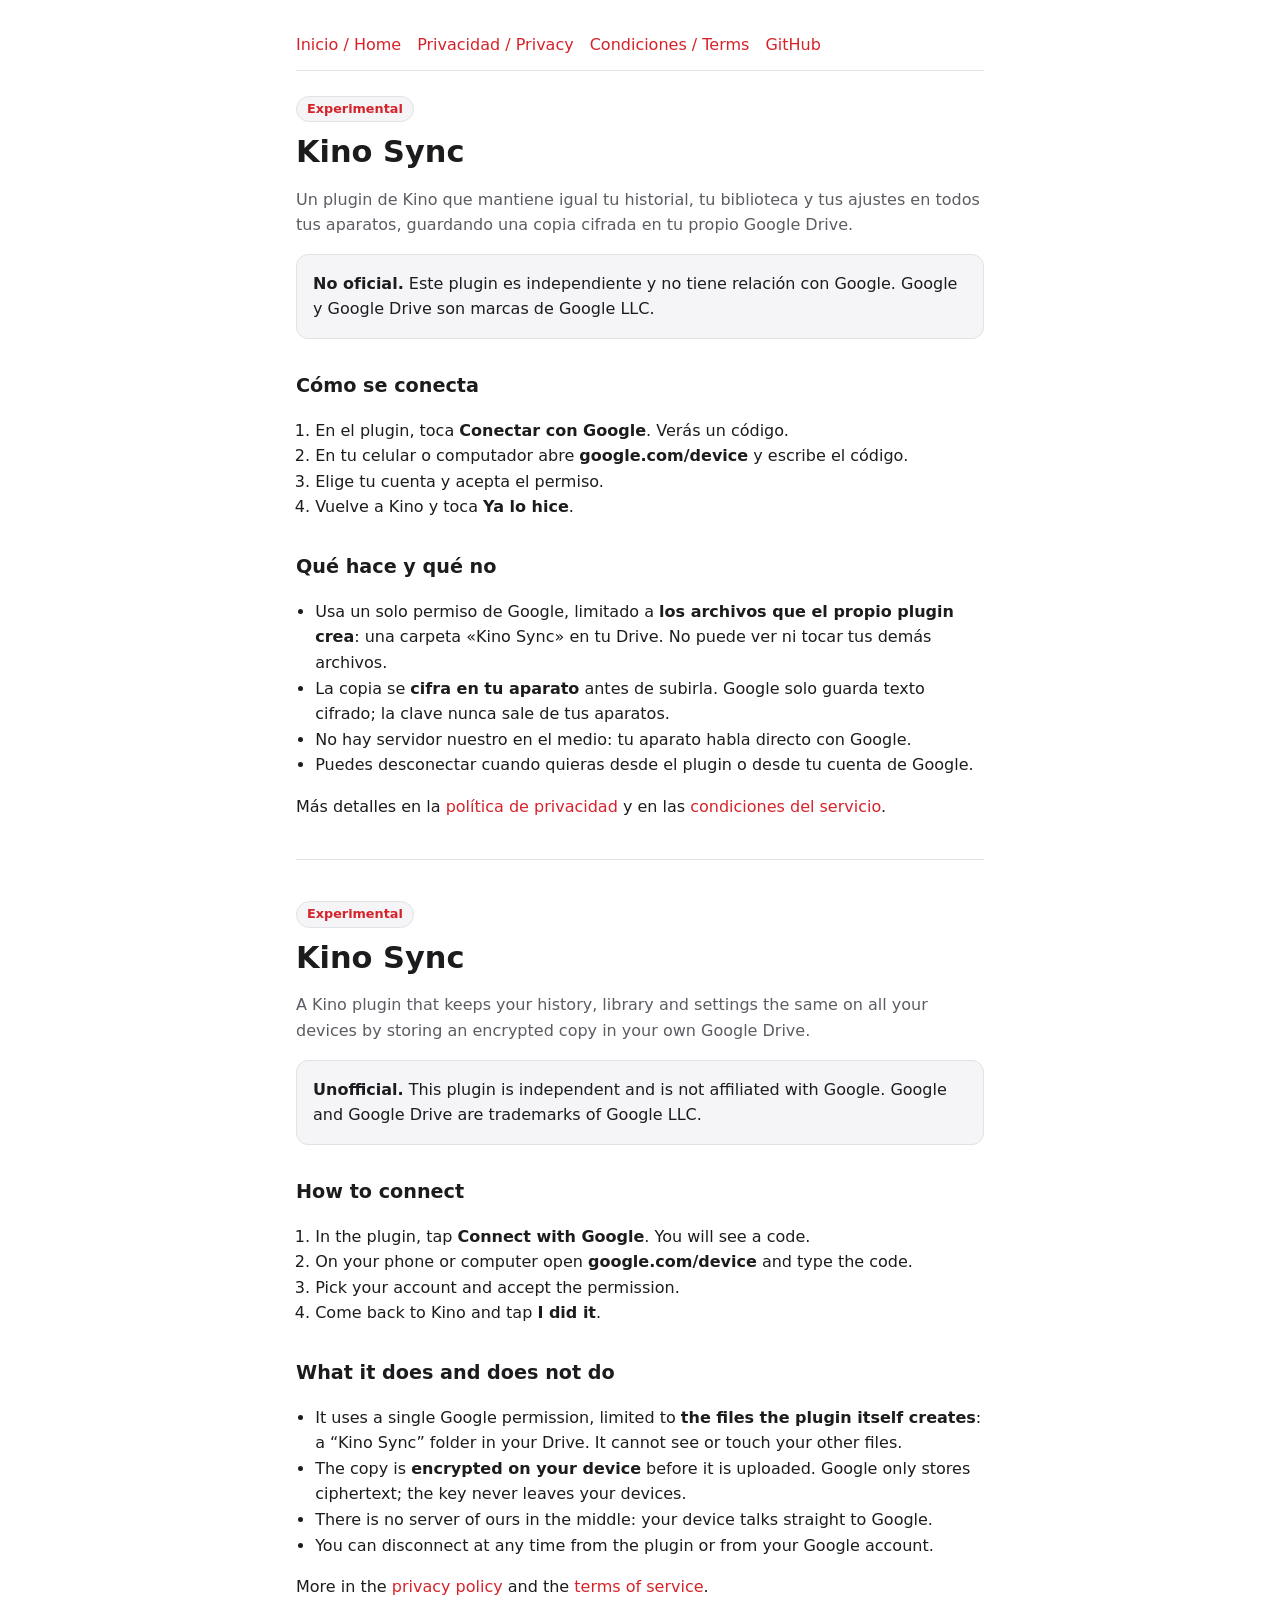
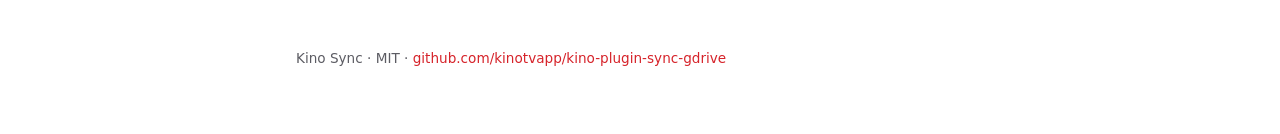
<file: docs/index.html>
<!doctype html>
<html lang="es">
<head>
  <meta charset="utf-8">
  <meta name="viewport" content="width=device-width, initial-scale=1">
  <title>Kino Sync</title>
  <meta name="description" content="Plugin experimental de Kino que sincroniza tus aparatos a través de tu propio Google Drive. No oficial. / Experimental Kino plugin that syncs your devices through your own Google Drive. Unofficial.">
  <link rel="stylesheet" href="style.css">
</head>
<body>
<main>
  <nav>
    <a href="index.html">Inicio / Home</a>
    <a href="privacy.html">Privacidad / Privacy</a>
    <a href="terms.html">Condiciones / Terms</a>
    <a href="https://github.com/kinotvapp/kino-plugin-sync-gdrive">GitHub</a>
  </nav>

  <section lang="es">
    <span class="badge">Experimental</span>
    <h1>Kino Sync</h1>
    <p class="muted">Un plugin de Kino que mantiene igual tu historial, tu biblioteca y tus ajustes en todos tus aparatos, guardando una copia cifrada en tu propio Google Drive.</p>

    <div class="card">
      <strong>No oficial.</strong> Este plugin es independiente y no tiene relación con Google. Google y Google Drive son marcas de Google LLC.
    </div>

    <h2>Cómo se conecta</h2>
    <ol>
      <li>En el plugin, toca <strong>Conectar con Google</strong>. Verás un código.</li>
      <li>En tu celular o computador abre <strong>google.com/device</strong> y escribe el código.</li>
      <li>Elige tu cuenta y acepta el permiso.</li>
      <li>Vuelve a Kino y toca <strong>Ya lo hice</strong>.</li>
    </ol>

    <h2>Qué hace y qué no</h2>
    <ul>
      <li>Usa un solo permiso de Google, limitado a <strong>los archivos que el propio plugin crea</strong>: una carpeta «Kino Sync» en tu Drive. No puede ver ni tocar tus demás archivos.</li>
      <li>La copia se <strong>cifra en tu aparato</strong> antes de subirla. Google solo guarda texto cifrado; la clave nunca sale de tus aparatos.</li>
      <li>No hay servidor nuestro en el medio: tu aparato habla directo con Google.</li>
      <li>Puedes desconectar cuando quieras desde el plugin o desde tu cuenta de Google.</li>
    </ul>
    <p>Más detalles en la <a href="privacy.html">política de privacidad</a> y en las <a href="terms.html">condiciones del servicio</a>.</p>
  </section>

  <hr>

  <section lang="en">
    <span class="badge">Experimental</span>
    <h1>Kino Sync</h1>
    <p class="muted">A Kino plugin that keeps your history, library and settings the same on all your devices by storing an encrypted copy in your own Google Drive.</p>

    <div class="card">
      <strong>Unofficial.</strong> This plugin is independent and is not affiliated with Google. Google and Google Drive are trademarks of Google LLC.
    </div>

    <h2>How to connect</h2>
    <ol>
      <li>In the plugin, tap <strong>Connect with Google</strong>. You will see a code.</li>
      <li>On your phone or computer open <strong>google.com/device</strong> and type the code.</li>
      <li>Pick your account and accept the permission.</li>
      <li>Come back to Kino and tap <strong>I did it</strong>.</li>
    </ol>

    <h2>What it does and does not do</h2>
    <ul>
      <li>It uses a single Google permission, limited to <strong>the files the plugin itself creates</strong>: a “Kino Sync” folder in your Drive. It cannot see or touch your other files.</li>
      <li>The copy is <strong>encrypted on your device</strong> before it is uploaded. Google only stores ciphertext; the key never leaves your devices.</li>
      <li>There is no server of ours in the middle: your device talks straight to Google.</li>
      <li>You can disconnect at any time from the plugin or from your Google account.</li>
    </ul>
    <p>More in the <a href="privacy.html">privacy policy</a> and the <a href="terms.html">terms of service</a>.</p>
  </section>

  <footer>Kino Sync · MIT · <a href="https://github.com/kinotvapp/kino-plugin-sync-gdrive">github.com/kinotvapp/kino-plugin-sync-gdrive</a></footer>
</main>
</body>
</html>
</file>
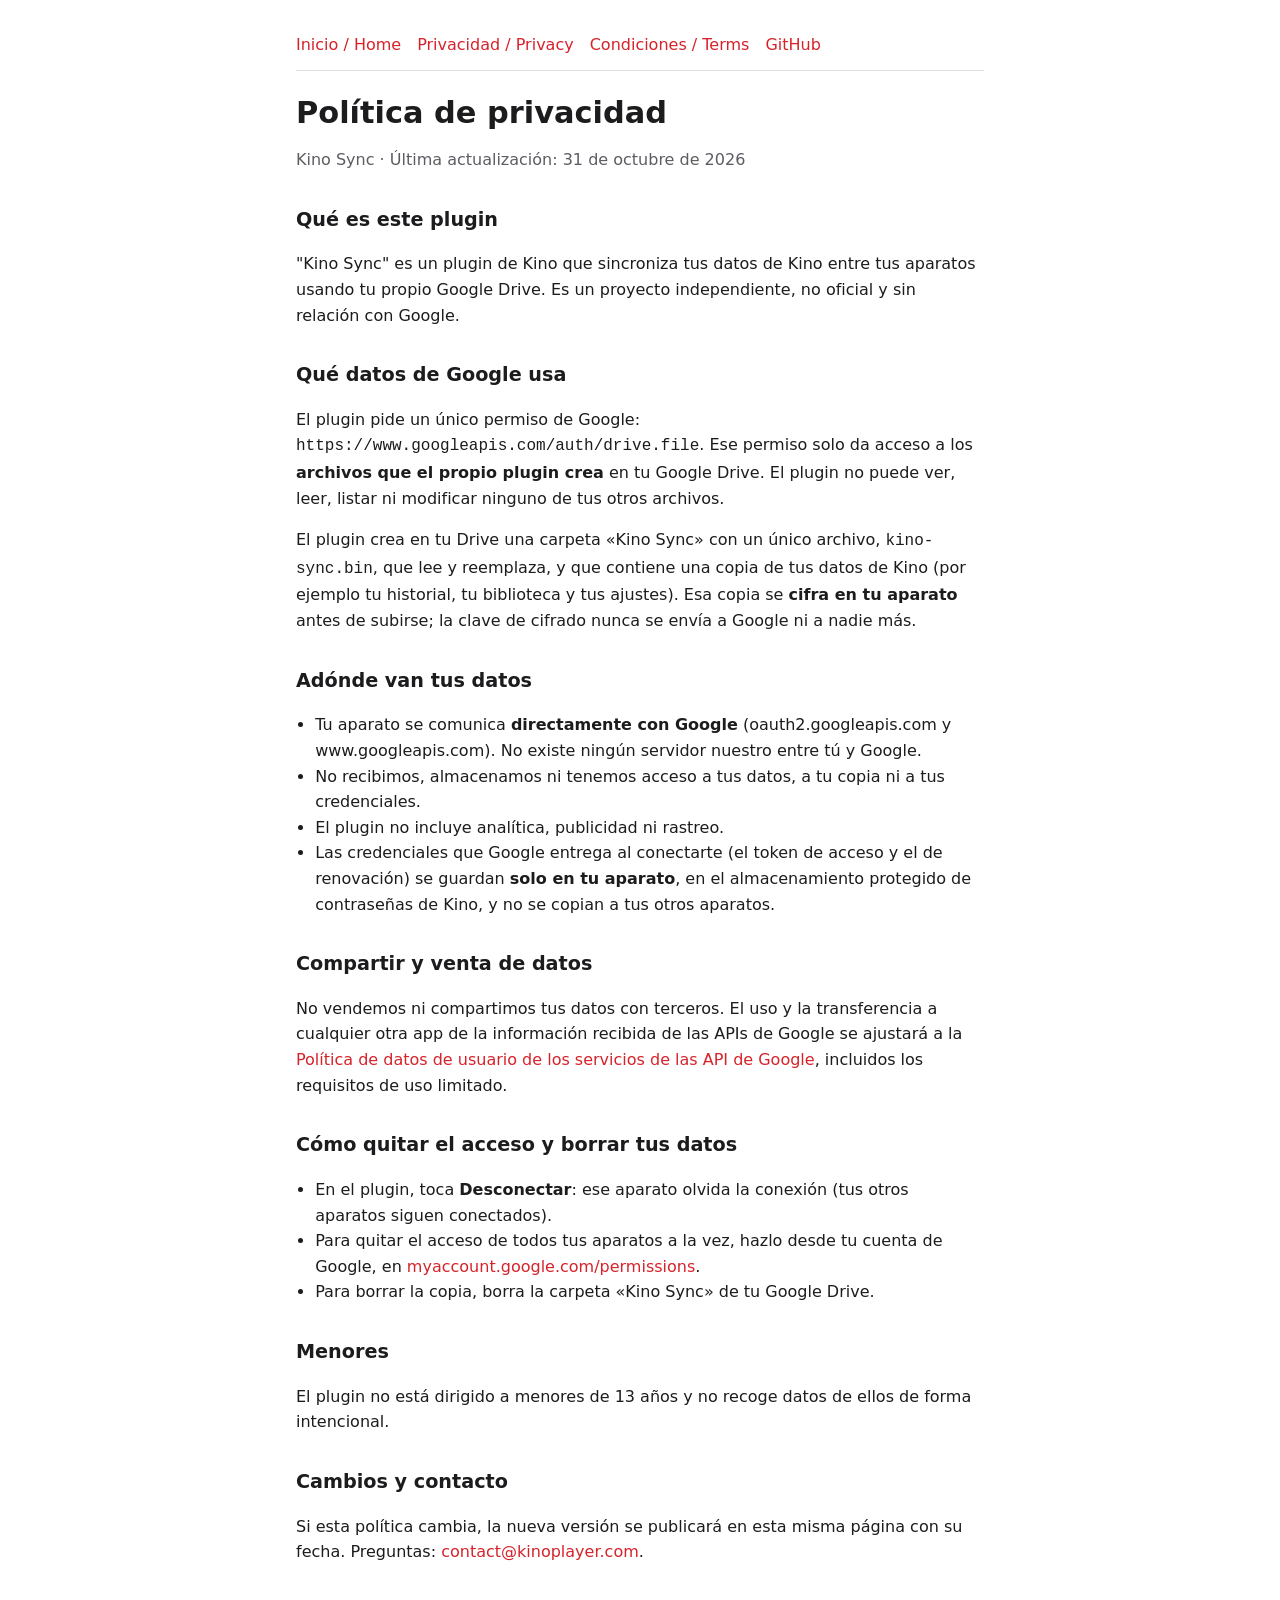
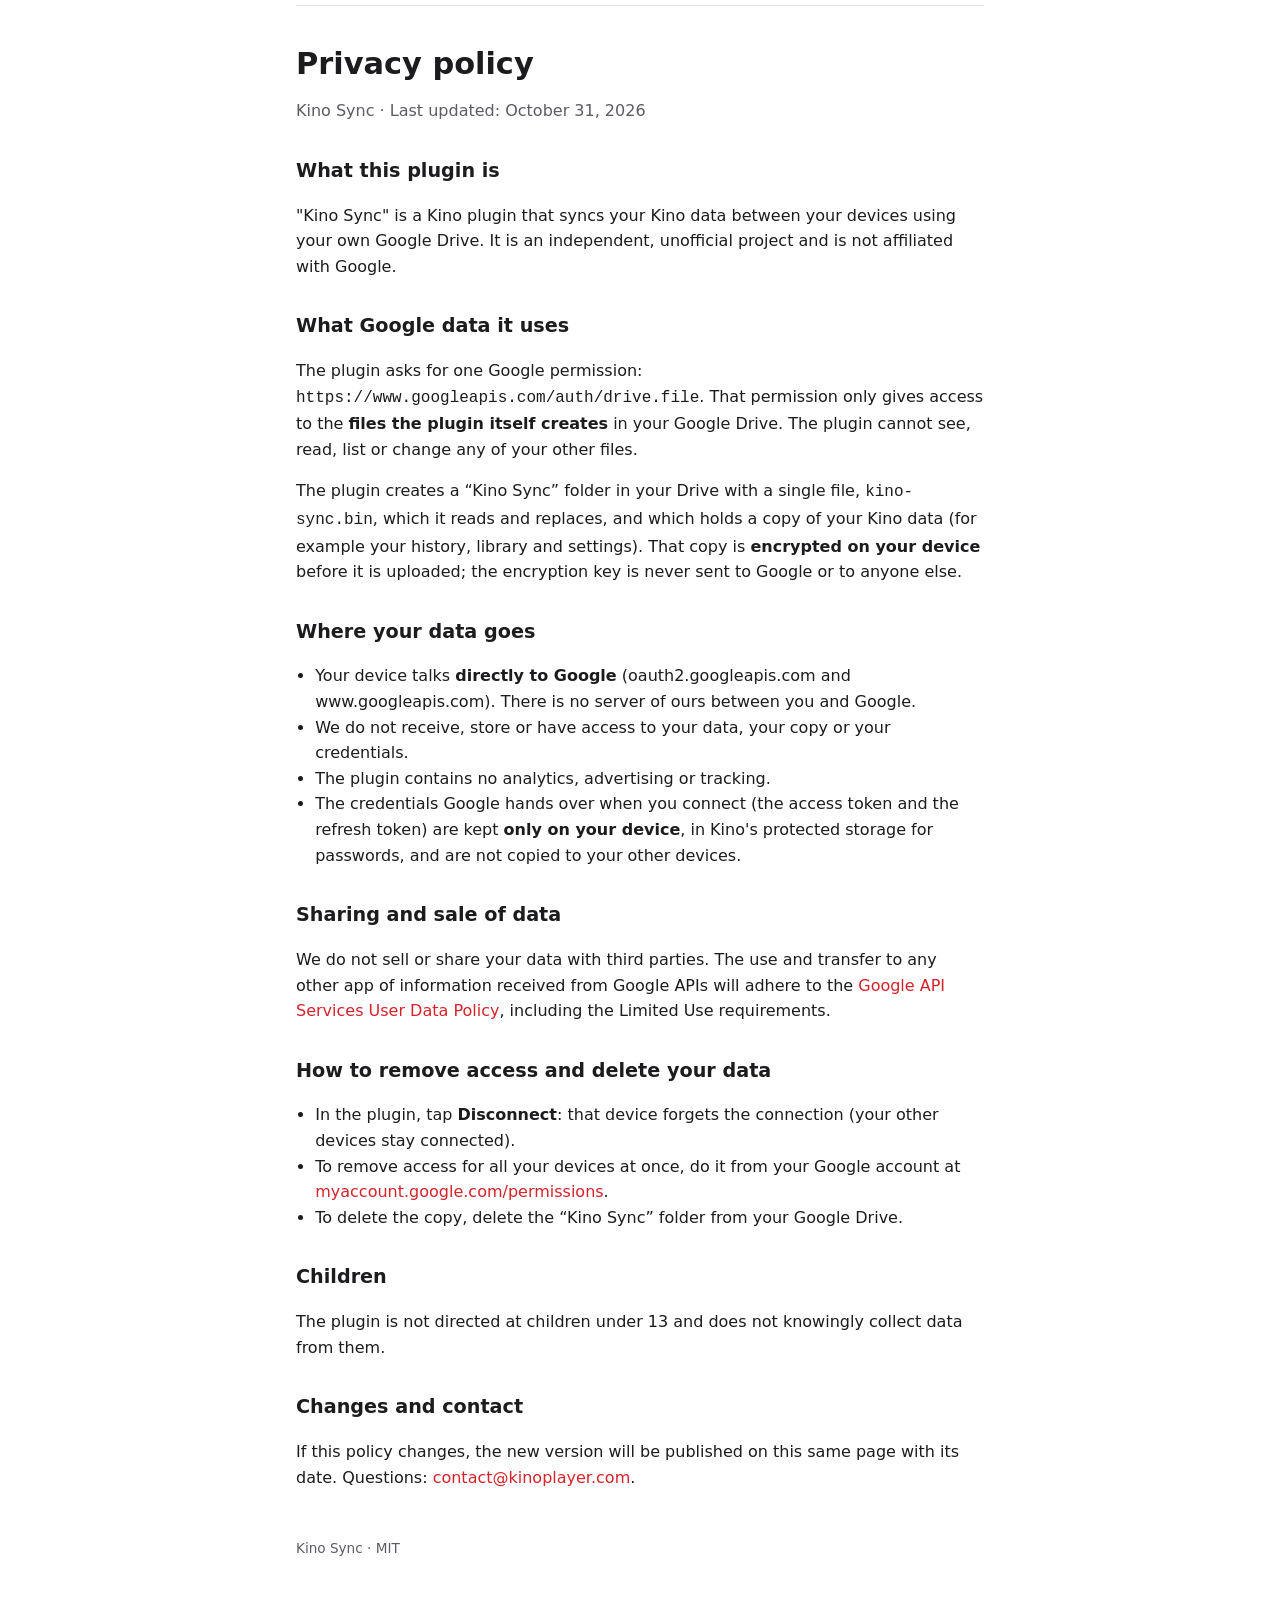
<file: docs/privacy.html>
<!doctype html>
<html lang="es">
<head>
  <meta charset="utf-8">
  <meta name="viewport" content="width=device-width, initial-scale=1">
  <title>Política de privacidad / Privacy policy · Kino Sync</title>
  <link rel="stylesheet" href="style.css">
</head>
<body>
<main>
  <nav>
    <a href="index.html">Inicio / Home</a>
    <a href="privacy.html">Privacidad / Privacy</a>
    <a href="terms.html">Condiciones / Terms</a>
    <a href="https://github.com/kinotvapp/kino-plugin-sync-gdrive">GitHub</a>
  </nav>

  <section lang="es">
    <h1>Política de privacidad</h1>
    <p class="muted">Kino Sync · Última actualización: 31 de octubre de 2026</p>

    <h2>Qué es este plugin</h2>
    <p>"Kino Sync" es un plugin de Kino que sincroniza tus datos de Kino entre tus aparatos usando tu propio Google Drive. Es un proyecto independiente, no oficial y sin relación con Google.</p>

    <h2>Qué datos de Google usa</h2>
    <p>El plugin pide un único permiso de Google: <code>https://www.googleapis.com/auth/drive.file</code>. Ese permiso solo da acceso a los <strong>archivos que el propio plugin crea</strong> en tu Google Drive. El plugin no puede ver, leer, listar ni modificar ninguno de tus otros archivos.</p>
    <p>El plugin crea en tu Drive una carpeta «Kino Sync» con un único archivo, <code>kino-sync.bin</code>, que lee y reemplaza, y que contiene una copia de tus datos de Kino (por ejemplo tu historial, tu biblioteca y tus ajustes). Esa copia se <strong>cifra en tu aparato</strong> antes de subirse; la clave de cifrado nunca se envía a Google ni a nadie más.</p>

    <h2>Adónde van tus datos</h2>
    <ul>
      <li>Tu aparato se comunica <strong>directamente con Google</strong> (oauth2.googleapis.com y www.googleapis.com). No existe ningún servidor nuestro entre tú y Google.</li>
      <li>No recibimos, almacenamos ni tenemos acceso a tus datos, a tu copia ni a tus credenciales.</li>
      <li>El plugin no incluye analítica, publicidad ni rastreo.</li>
      <li>Las credenciales que Google entrega al conectarte (el token de acceso y el de renovación) se guardan <strong>solo en tu aparato</strong>, en el almacenamiento protegido de contraseñas de Kino, y no se copian a tus otros aparatos.</li>
    </ul>

    <h2>Compartir y venta de datos</h2>
    <p>No vendemos ni compartimos tus datos con terceros. El uso y la transferencia a cualquier otra app de la información recibida de las APIs de Google se ajustará a la <a href="https://developers.google.com/terms/api-services-user-data-policy">Política de datos de usuario de los servicios de las API de Google</a>, incluidos los requisitos de uso limitado.</p>

    <h2>Cómo quitar el acceso y borrar tus datos</h2>
    <ul>
      <li>En el plugin, toca <strong>Desconectar</strong>: ese aparato olvida la conexión (tus otros aparatos siguen conectados).</li>
      <li>Para quitar el acceso de todos tus aparatos a la vez, hazlo desde tu cuenta de Google, en <a href="https://myaccount.google.com/permissions">myaccount.google.com/permissions</a>.</li>
      <li>Para borrar la copia, borra la carpeta «Kino Sync» de tu Google Drive.</li>
    </ul>

    <h2>Menores</h2>
    <p>El plugin no está dirigido a menores de 13 años y no recoge datos de ellos de forma intencional.</p>

    <h2>Cambios y contacto</h2>
    <p>Si esta política cambia, la nueva versión se publicará en esta misma página con su fecha. Preguntas: <a href="mailto:contact@kinoplayer.com">contact@kinoplayer.com</a>.</p>
  </section>

  <hr>

  <section lang="en">
    <h1>Privacy policy</h1>
    <p class="muted">Kino Sync · Last updated: October 31, 2026</p>

    <h2>What this plugin is</h2>
    <p>"Kino Sync" is a Kino plugin that syncs your Kino data between your devices using your own Google Drive. It is an independent, unofficial project and is not affiliated with Google.</p>

    <h2>What Google data it uses</h2>
    <p>The plugin asks for one Google permission: <code>https://www.googleapis.com/auth/drive.file</code>. That permission only gives access to the <strong>files the plugin itself creates</strong> in your Google Drive. The plugin cannot see, read, list or change any of your other files.</p>
    <p>The plugin creates a “Kino Sync” folder in your Drive with a single file, <code>kino-sync.bin</code>, which it reads and replaces, and which holds a copy of your Kino data (for example your history, library and settings). That copy is <strong>encrypted on your device</strong> before it is uploaded; the encryption key is never sent to Google or to anyone else.</p>

    <h2>Where your data goes</h2>
    <ul>
      <li>Your device talks <strong>directly to Google</strong> (oauth2.googleapis.com and www.googleapis.com). There is no server of ours between you and Google.</li>
      <li>We do not receive, store or have access to your data, your copy or your credentials.</li>
      <li>The plugin contains no analytics, advertising or tracking.</li>
      <li>The credentials Google hands over when you connect (the access token and the refresh token) are kept <strong>only on your device</strong>, in Kino's protected storage for passwords, and are not copied to your other devices.</li>
    </ul>

    <h2>Sharing and sale of data</h2>
    <p>We do not sell or share your data with third parties. The use and transfer to any other app of information received from Google APIs will adhere to the <a href="https://developers.google.com/terms/api-services-user-data-policy">Google API Services User Data Policy</a>, including the Limited Use requirements.</p>

    <h2>How to remove access and delete your data</h2>
    <ul>
      <li>In the plugin, tap <strong>Disconnect</strong>: that device forgets the connection (your other devices stay connected).</li>
      <li>To remove access for all your devices at once, do it from your Google account at <a href="https://myaccount.google.com/permissions">myaccount.google.com/permissions</a>.</li>
      <li>To delete the copy, delete the “Kino Sync” folder from your Google Drive.</li>
    </ul>

    <h2>Children</h2>
    <p>The plugin is not directed at children under 13 and does not knowingly collect data from them.</p>

    <h2>Changes and contact</h2>
    <p>If this policy changes, the new version will be published on this same page with its date. Questions: <a href="mailto:contact@kinoplayer.com">contact@kinoplayer.com</a>.</p>
  </section>

  <footer>Kino Sync · MIT</footer>
</main>
</body>
</html>
</file>
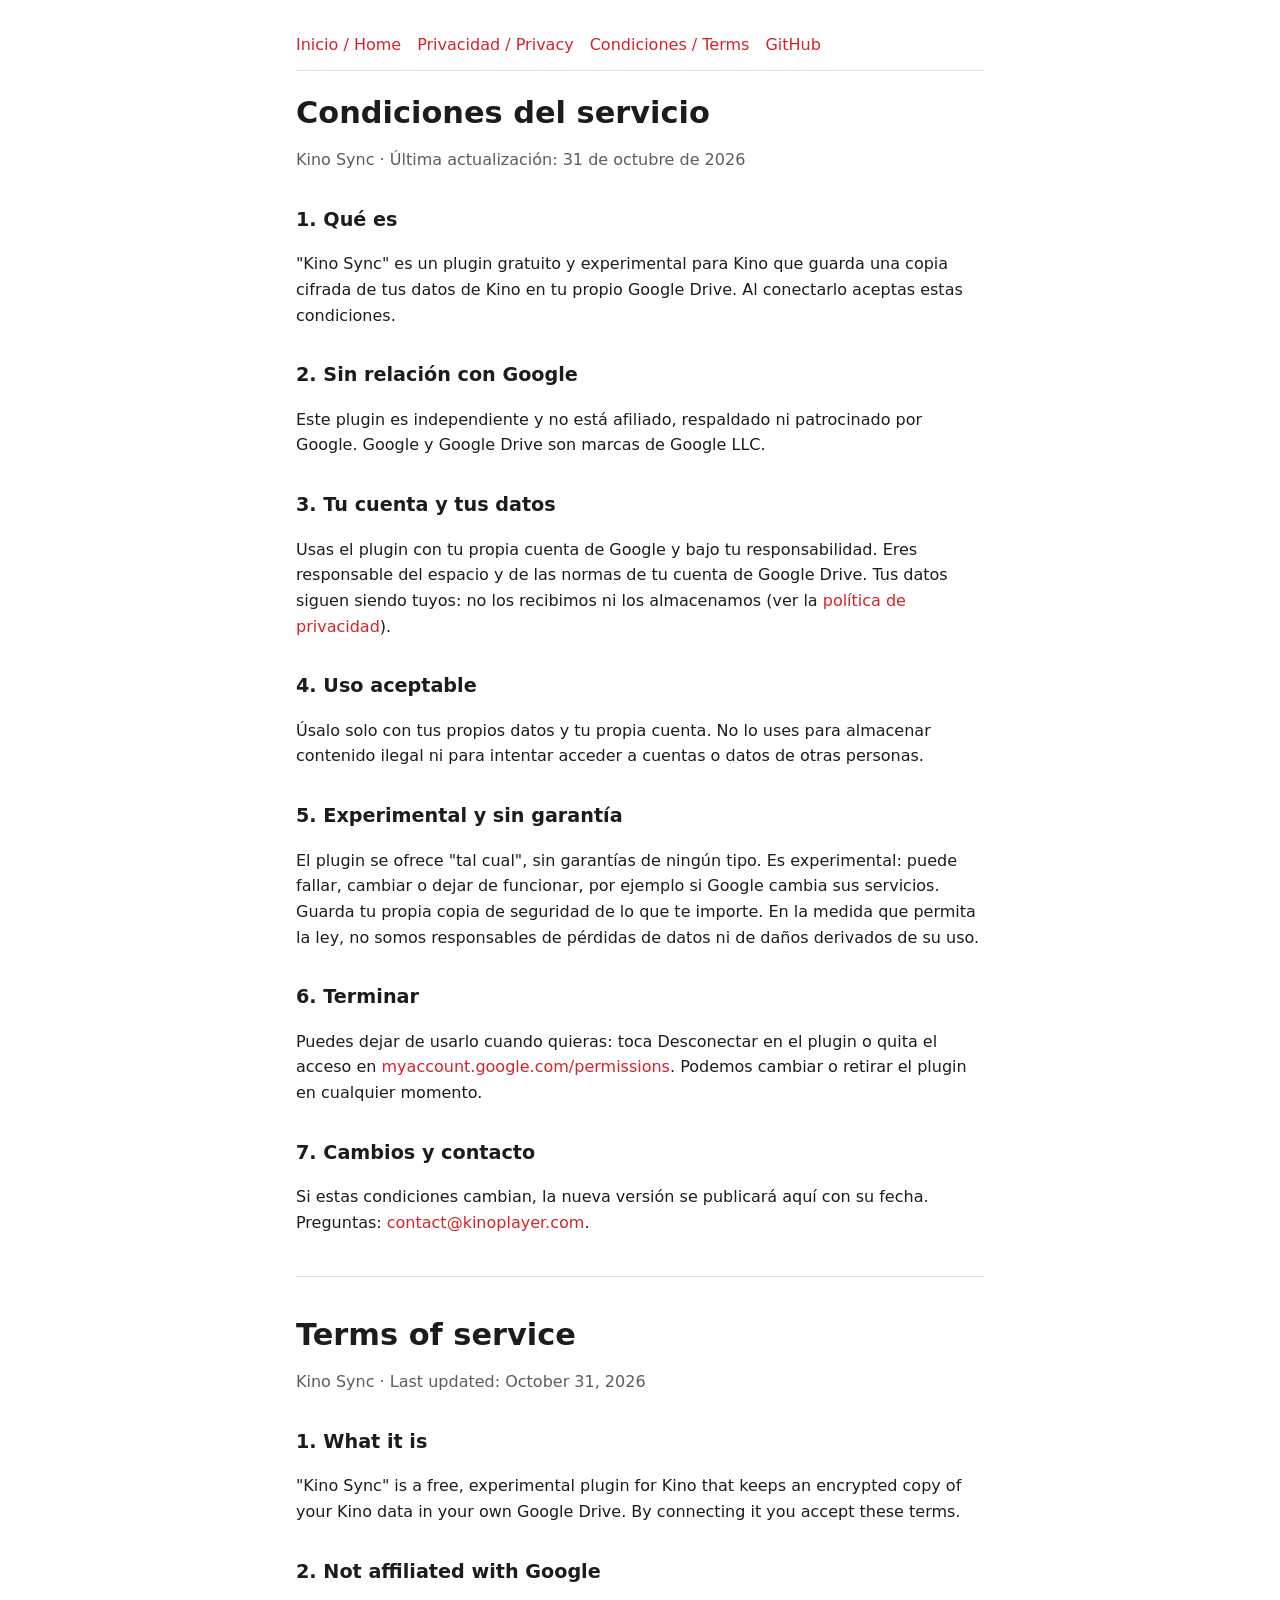
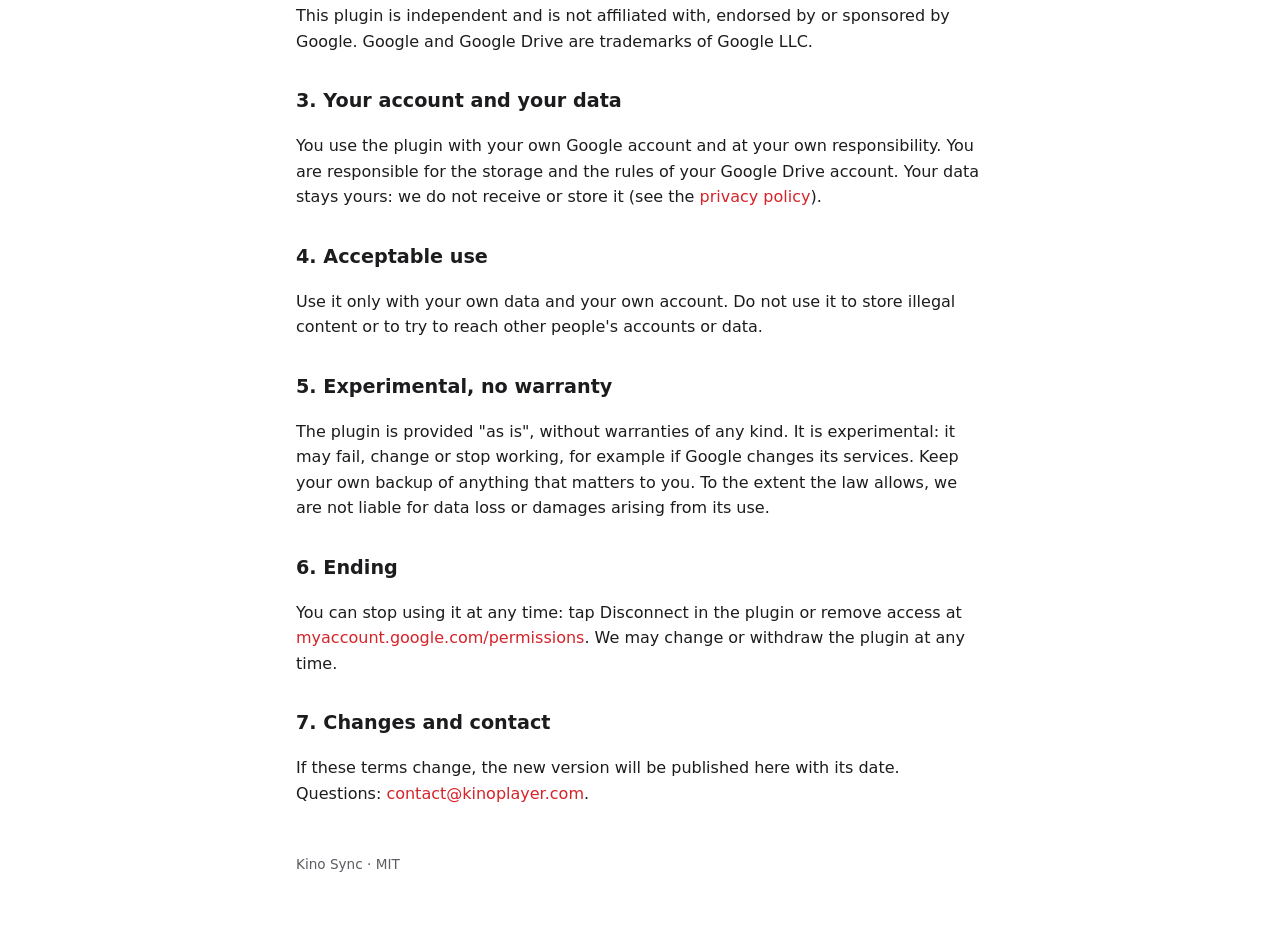
<file: docs/terms.html>
<!doctype html>
<html lang="es">
<head>
  <meta charset="utf-8">
  <meta name="viewport" content="width=device-width, initial-scale=1">
  <title>Condiciones del servicio / Terms of service · Kino Sync</title>
  <link rel="stylesheet" href="style.css">
</head>
<body>
<main>
  <nav>
    <a href="index.html">Inicio / Home</a>
    <a href="privacy.html">Privacidad / Privacy</a>
    <a href="terms.html">Condiciones / Terms</a>
    <a href="https://github.com/kinotvapp/kino-plugin-sync-gdrive">GitHub</a>
  </nav>

  <section lang="es">
    <h1>Condiciones del servicio</h1>
    <p class="muted">Kino Sync · Última actualización: 31 de octubre de 2026</p>

    <h2>1. Qué es</h2>
    <p>"Kino Sync" es un plugin gratuito y experimental para Kino que guarda una copia cifrada de tus datos de Kino en tu propio Google Drive. Al conectarlo aceptas estas condiciones.</p>

    <h2>2. Sin relación con Google</h2>
    <p>Este plugin es independiente y no está afiliado, respaldado ni patrocinado por Google. Google y Google Drive son marcas de Google LLC.</p>

    <h2>3. Tu cuenta y tus datos</h2>
    <p>Usas el plugin con tu propia cuenta de Google y bajo tu responsabilidad. Eres responsable del espacio y de las normas de tu cuenta de Google Drive. Tus datos siguen siendo tuyos: no los recibimos ni los almacenamos (ver la <a href="privacy.html">política de privacidad</a>).</p>

    <h2>4. Uso aceptable</h2>
    <p>Úsalo solo con tus propios datos y tu propia cuenta. No lo uses para almacenar contenido ilegal ni para intentar acceder a cuentas o datos de otras personas.</p>

    <h2>5. Experimental y sin garantía</h2>
    <p>El plugin se ofrece "tal cual", sin garantías de ningún tipo. Es experimental: puede fallar, cambiar o dejar de funcionar, por ejemplo si Google cambia sus servicios. Guarda tu propia copia de seguridad de lo que te importe. En la medida que permita la ley, no somos responsables de pérdidas de datos ni de daños derivados de su uso.</p>

    <h2>6. Terminar</h2>
    <p>Puedes dejar de usarlo cuando quieras: toca Desconectar en el plugin o quita el acceso en <a href="https://myaccount.google.com/permissions">myaccount.google.com/permissions</a>. Podemos cambiar o retirar el plugin en cualquier momento.</p>

    <h2>7. Cambios y contacto</h2>
    <p>Si estas condiciones cambian, la nueva versión se publicará aquí con su fecha. Preguntas: <a href="mailto:contact@kinoplayer.com">contact@kinoplayer.com</a>.</p>
  </section>

  <hr>

  <section lang="en">
    <h1>Terms of service</h1>
    <p class="muted">Kino Sync · Last updated: October 31, 2026</p>

    <h2>1. What it is</h2>
    <p>"Kino Sync" is a free, experimental plugin for Kino that keeps an encrypted copy of your Kino data in your own Google Drive. By connecting it you accept these terms.</p>

    <h2>2. Not affiliated with Google</h2>
    <p>This plugin is independent and is not affiliated with, endorsed by or sponsored by Google. Google and Google Drive are trademarks of Google LLC.</p>

    <h2>3. Your account and your data</h2>
    <p>You use the plugin with your own Google account and at your own responsibility. You are responsible for the storage and the rules of your Google Drive account. Your data stays yours: we do not receive or store it (see the <a href="privacy.html">privacy policy</a>).</p>

    <h2>4. Acceptable use</h2>
    <p>Use it only with your own data and your own account. Do not use it to store illegal content or to try to reach other people's accounts or data.</p>

    <h2>5. Experimental, no warranty</h2>
    <p>The plugin is provided "as is", without warranties of any kind. It is experimental: it may fail, change or stop working, for example if Google changes its services. Keep your own backup of anything that matters to you. To the extent the law allows, we are not liable for data loss or damages arising from its use.</p>

    <h2>6. Ending</h2>
    <p>You can stop using it at any time: tap Disconnect in the plugin or remove access at <a href="https://myaccount.google.com/permissions">myaccount.google.com/permissions</a>. We may change or withdraw the plugin at any time.</p>

    <h2>7. Changes and contact</h2>
    <p>If these terms change, the new version will be published here with its date. Questions: <a href="mailto:contact@kinoplayer.com">contact@kinoplayer.com</a>.</p>
  </section>

  <footer>Kino Sync · MIT</footer>
</main>
</body>
</html>
</file>
<file: docs/style.css>
:root {
  --bg: #ffffff;
  --text: #1c1c1e;
  --muted: #5c5c63;
  --accent: #d6232a;
  --card: #f5f5f7;
  --line: #e2e2e6;
}
@media (prefers-color-scheme: dark) {
  :root {
    --bg: #0f0f10;
    --text: #f2f2f4;
    --muted: #a3a3ab;
    --accent: #ff4d55;
    --card: #1a1a1d;
    --line: #2b2b30;
  }
}
* { box-sizing: border-box; }
body {
  margin: 0;
  background: var(--bg);
  color: var(--text);
  font: 16px/1.6 system-ui, -apple-system, "Segoe UI", Roboto, sans-serif;
}
main { max-width: 720px; margin: 0 auto; padding: 32px 16px 64px; }
h1 { font-size: 1.9rem; line-height: 1.2; margin: 0 0 8px; }
h2 { font-size: 1.2rem; margin: 32px 0 8px; }
p, li { color: var(--text); }
.muted { color: var(--muted); }
.badge {
  display: inline-block; padding: 2px 10px; border-radius: 999px;
  background: var(--card); border: 1px solid var(--line); color: var(--accent);
  font-size: .8rem; font-weight: 600; margin-bottom: 12px;
}
nav { display: flex; flex-wrap: wrap; gap: 8px 16px; margin: 0 0 24px; padding-bottom: 12px; border-bottom: 1px solid var(--line); }
nav a, main a { color: var(--accent); text-decoration: none; }
nav a:hover, main a:hover { text-decoration: underline; }
.card { background: var(--card); border: 1px solid var(--line); border-radius: 12px; padding: 16px; margin: 16px 0; }
ol, ul { padding-left: 1.2rem; }
hr { border: 0; border-top: 1px solid var(--line); margin: 40px 0; }
footer { margin-top: 48px; color: var(--muted); font-size: .85rem; }
</file>
